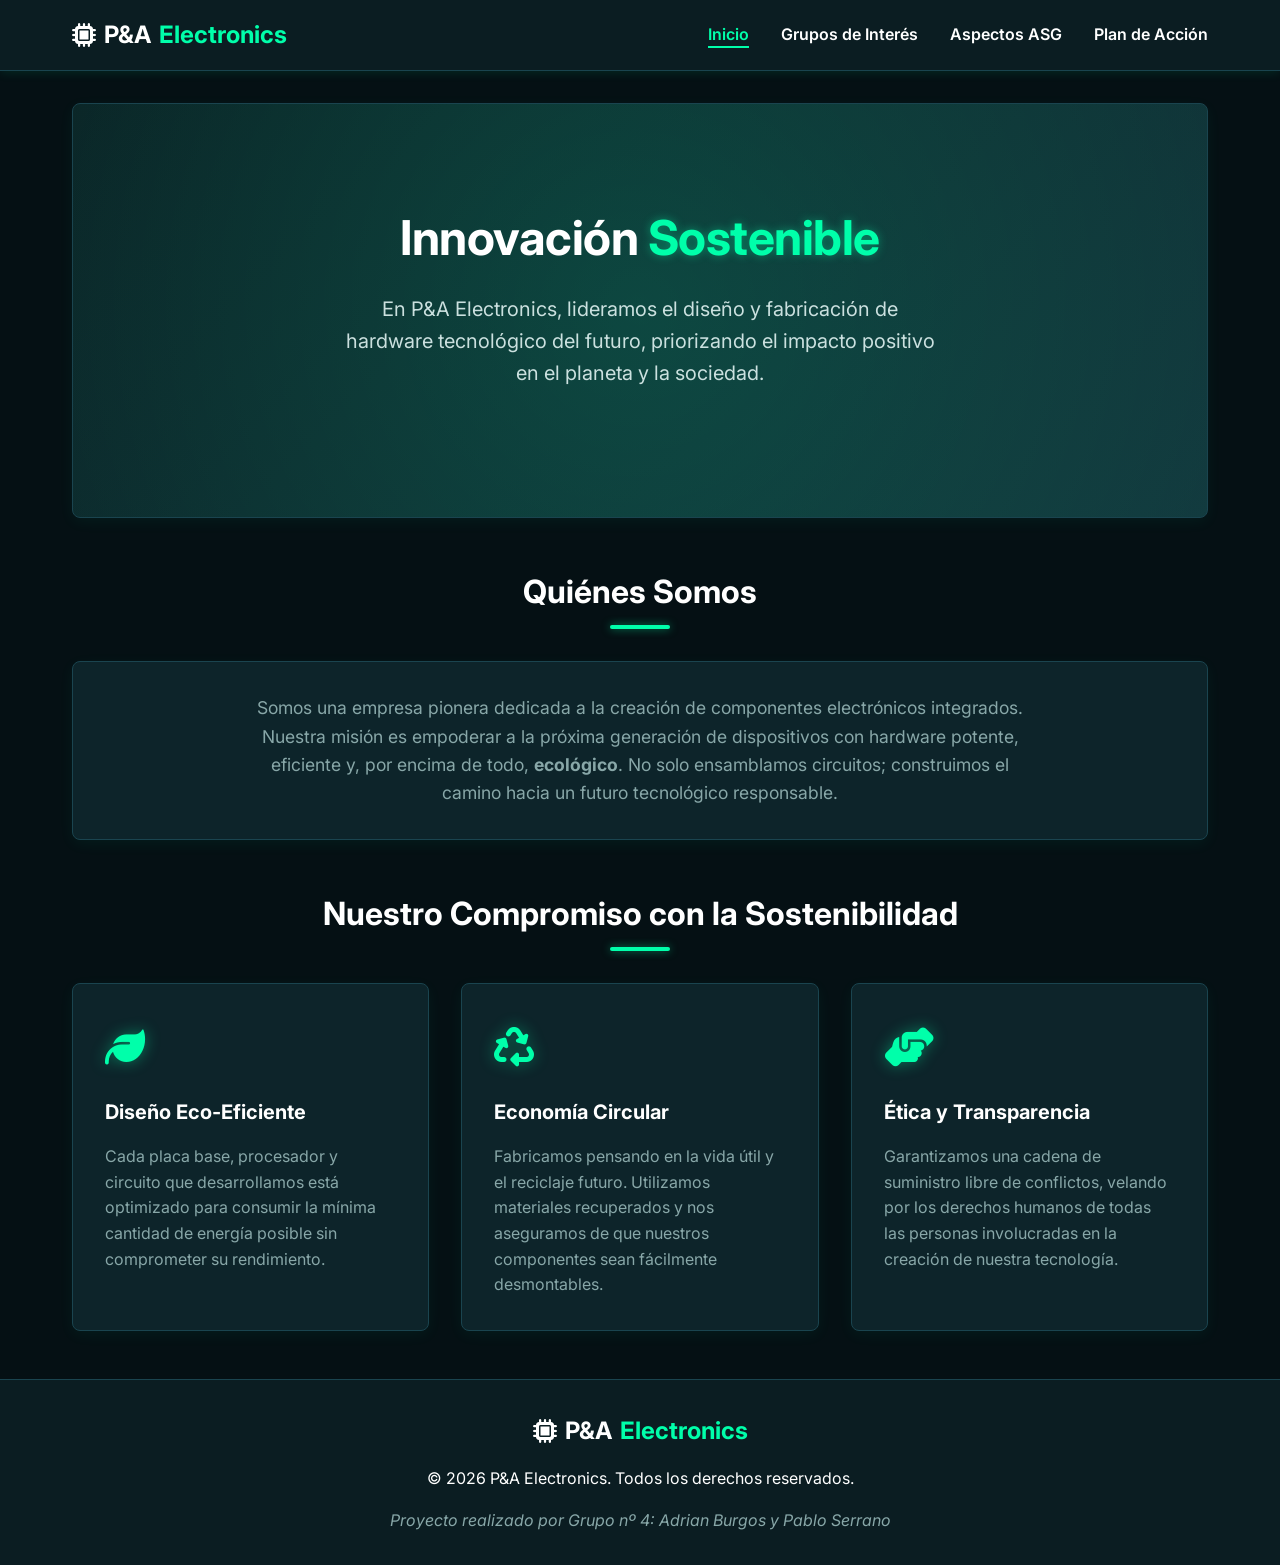
<file: index.html>
<!DOCTYPE html>
<html lang="es">
<head>
    <meta charset="UTF-8">
    <meta name="viewport" content="width=device-width, initial-scale=1.0">
    <meta name="author" content="Grupo nº 4">
    <meta name="description" content="Plan de Sostenibilidad de P&A Electronics">
    <title>ActFinalUd03_SASP</title>
    <link rel="stylesheet" href="css/style.css">
    <!-- Icon fonts for better visuals -->
    <link rel="stylesheet" href="https://cdnjs.cloudflare.com/ajax/libs/font-awesome/6.4.0/css/all.min.css">
</head>
<body>
    <header>
        <div class="nav-container">
            <a href="index.html" class="logo">
                <i class="fa-solid fa-microchip"></i> P&A<span>Electronics</span>
            </a>
            <nav>
                <ul>
                    <li><a href="index.html" class="active">Inicio</a></li>
                    <li><a href="grupos.html">Grupos de Interés</a></li>
                    <li><a href="asg.html">Aspectos ASG</a></li>
                    <li><a href="plan.html">Plan de Acción</a></li>
                </ul>
            </nav>
        </div>
    </header>

    <main>
        <div class="container">
            <section class="hero">
                <div class="hero-content">
                    <h1>Innovación <span>Sostenible</span></h1>
                    <p>En P&A Electronics, lideramos el diseño y fabricación de hardware tecnológico del futuro, priorizando el impacto positivo en el planeta y la sociedad.</p>
                </div>
            </section>

            <section class="about-us">
                <h2 class="section-title">Quiénes Somos</h2>
                <div class="card mb-3 text-center">
                    <p class="about-text mx-auto">
                        Somos una empresa pionera dedicada a la creación de componentes electrónicos integrados. Nuestra misión es empoderar a la próxima generación de dispositivos con hardware potente, eficiente y, por encima de todo, <strong>ecológico</strong>. 
                        No solo ensamblamos circuitos; construimos el camino hacia un futuro tecnológico responsable.
                    </p>
                </div>

                <h2 class="section-title">Nuestro Compromiso con la Sostenibilidad</h2>
                <div class="grid">
                    <div class="card">
                        <div class="card-icon">
                            <i class="fa-solid fa-leaf"></i>
                        </div>
                        <h3>Diseño Eco-Eficiente</h3>
                        <p>Cada placa base, procesador y circuito que desarrollamos está optimizado para consumir la mínima cantidad de energía posible sin comprometer su rendimiento.</p>
                    </div>
                    
                    <div class="card">
                        <div class="card-icon">
                            <i class="fa-solid fa-recycle"></i>
                        </div>
                        <h3>Economía Circular</h3>
                        <p>Fabricamos pensando en la vida útil y el reciclaje futuro. Utilizamos materiales recuperados y nos aseguramos de que nuestros componentes sean fácilmente desmontables.</p>
                    </div>

                    <div class="card">
                        <div class="card-icon">
                            <i class="fa-solid fa-handshake-angle"></i>
                        </div>
                        <h3>Ética y Transparencia</h3>
                        <p>Garantizamos una cadena de suministro libre de conflictos, velando por los derechos humanos de todas las personas involucradas en la creación de nuestra tecnología.</p>
                    </div>
                </div>
            </section>
        </div>
    </main>

    <footer>
        <div class="footer-content">
            <div class="logo justify-center">
                <i class="fa-solid fa-microchip"></i> P&A<span>Electronics</span>
            </div>
            <p>&copy; 2026 P&A Electronics. Todos los derechos reservados.</p>
            <p class="team-members">Proyecto realizado por Grupo nº 4: Adrian Burgos y Pablo Serrano</p>
        </div>
    </footer>
</body>
</html>
</file>
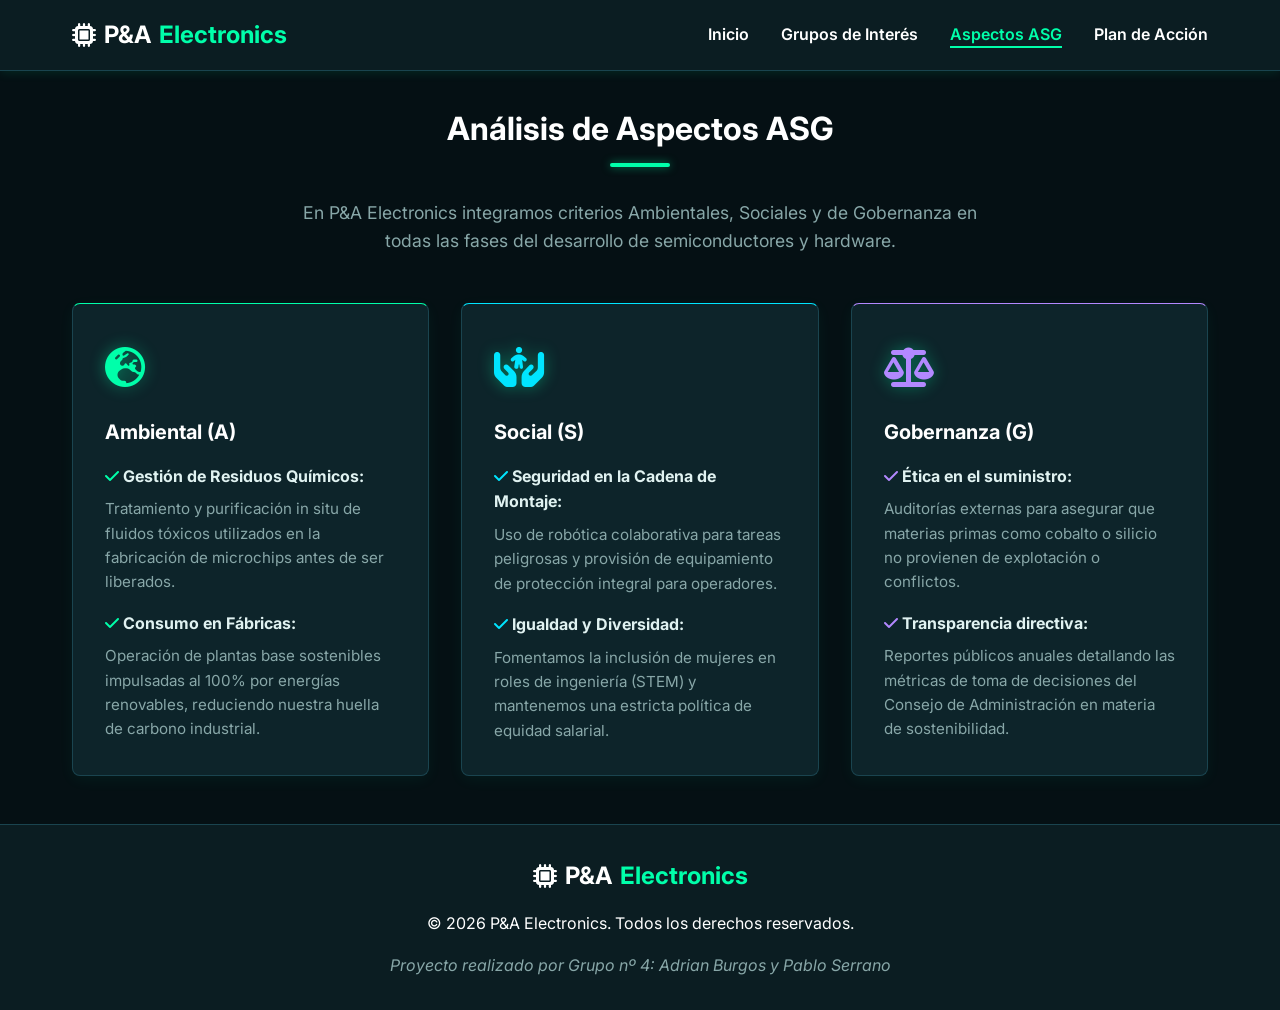
<file: asg.html>
<!DOCTYPE html>
<html lang="es">
<head>
    <meta charset="UTF-8">
    <meta name="viewport" content="width=device-width, initial-scale=1.0">
    <meta name="author" content="Grupo nº 4">
    <meta name="description" content="Plan de Sostenibilidad de P&A Electronics">
    <title>ActFinalUd03_SASP - Aspectos ASG</title>
    <link rel="stylesheet" href="css/style.css">
    <link rel="stylesheet" href="https://cdnjs.cloudflare.com/ajax/libs/font-awesome/6.4.0/css/all.min.css">
</head>
<body>
    <header>
        <div class="nav-container">
            <a href="index.html" class="logo">
                <i class="fa-solid fa-microchip"></i> P&A<span>Electronics</span>
            </a>
            <nav>
                <ul>
                    <li><a href="index.html">Inicio</a></li>
                    <li><a href="grupos.html">Grupos de Interés</a></li>
                    <li><a href="asg.html" class="active">Aspectos ASG</a></li>
                    <li><a href="plan.html">Plan de Acción</a></li>
                </ul>
            </nav>
        </div>
    </header>

    <main>
        <div class="container">
            <section class="page-header text-center mb-3">
                <h1 class="section-title">Análisis de Aspectos ASG</h1>
                <p class="page-header-text mx-auto">En P&A Electronics integramos criterios Ambientales, Sociales y de Gobernanza en todas las fases del desarrollo de semiconductores y hardware.</p>
            </section>

            <div class="grid">
                <!-- A: Ambiental -->
                <div class="card card-environmental">
                    <div class="card-icon icon-environmental">
                        <i class="fa-solid fa-earth-europe"></i>
                    </div>
                    <h3>Ambiental (A)</h3>
                    <ul class="card-list">
                        <li class="card-list-item">
                            <strong><i class="fa-solid fa-check check-environmental"></i> Gestión de Residuos Químicos:</strong>
                            <p class="card-list-desc">Tratamiento y purificación in situ de fluidos tóxicos utilizados en la fabricación de microchips antes de ser liberados.</p>
                        </li>
                        <li>
                            <strong><i class="fa-solid fa-check check-environmental"></i> Consumo en Fábricas:</strong>
                            <p class="card-list-desc">Operación de plantas base sostenibles impulsadas al 100% por energías renovables, reduciendo nuestra huella de carbono industrial.</p>
                        </li>
                    </ul>
                </div>

                <!-- S: Social -->
                <div class="card card-social">
                    <div class="card-icon icon-social">
                        <i class="fa-solid fa-hands-holding-child"></i>
                    </div>
                    <h3>Social (S)</h3>
                    <ul class="card-list">
                        <li class="card-list-item">
                            <strong><i class="fa-solid fa-check check-social"></i> Seguridad en la Cadena de Montaje:</strong>
                            <p class="card-list-desc">Uso de robótica colaborativa para tareas peligrosas y provisión de equipamiento de protección integral para operadores.</p>
                        </li>
                        <li>
                            <strong><i class="fa-solid fa-check check-social"></i> Igualdad y Diversidad:</strong>
                            <p class="card-list-desc">Fomentamos la inclusión de mujeres en roles de ingeniería (STEM) y mantenemos una estricta política de equidad salarial.</p>
                        </li>
                    </ul>
                </div>

                <!-- G: Gobernanza -->
                <div class="card card-governance">
                    <div class="card-icon icon-governance">
                        <i class="fa-solid fa-scale-balanced"></i>
                    </div>
                    <h3>Gobernanza (G)</h3>
                    <ul class="card-list">
                        <li class="card-list-item">
                            <strong><i class="fa-solid fa-check check-governance"></i> Ética en el suministro:</strong>
                            <p class="card-list-desc">Auditorías externas para asegurar que materias primas como cobalto o silicio no provienen de explotación o conflictos.</p>
                        </li>
                        <li>
                            <strong><i class="fa-solid fa-check check-governance"></i> Transparencia directiva:</strong>
                            <p class="card-list-desc">Reportes públicos anuales detallando las métricas de toma de decisiones del Consejo de Administración en materia de sostenibilidad.</p>
                        </li>
                    </ul>
                </div>
            </div>
        </div>
    </main>

    <footer>
        <div class="footer-content">
            <div class="logo justify-center">
                <i class="fa-solid fa-microchip"></i> P&A<span>Electronics</span>
            </div>
            <p>&copy; 2026 P&A Electronics. Todos los derechos reservados.</p>
            <p class="team-members">Proyecto realizado por Grupo nº 4: Adrian Burgos y Pablo Serrano</p>
        </div>
    </footer>
</body>
</html>
</file>
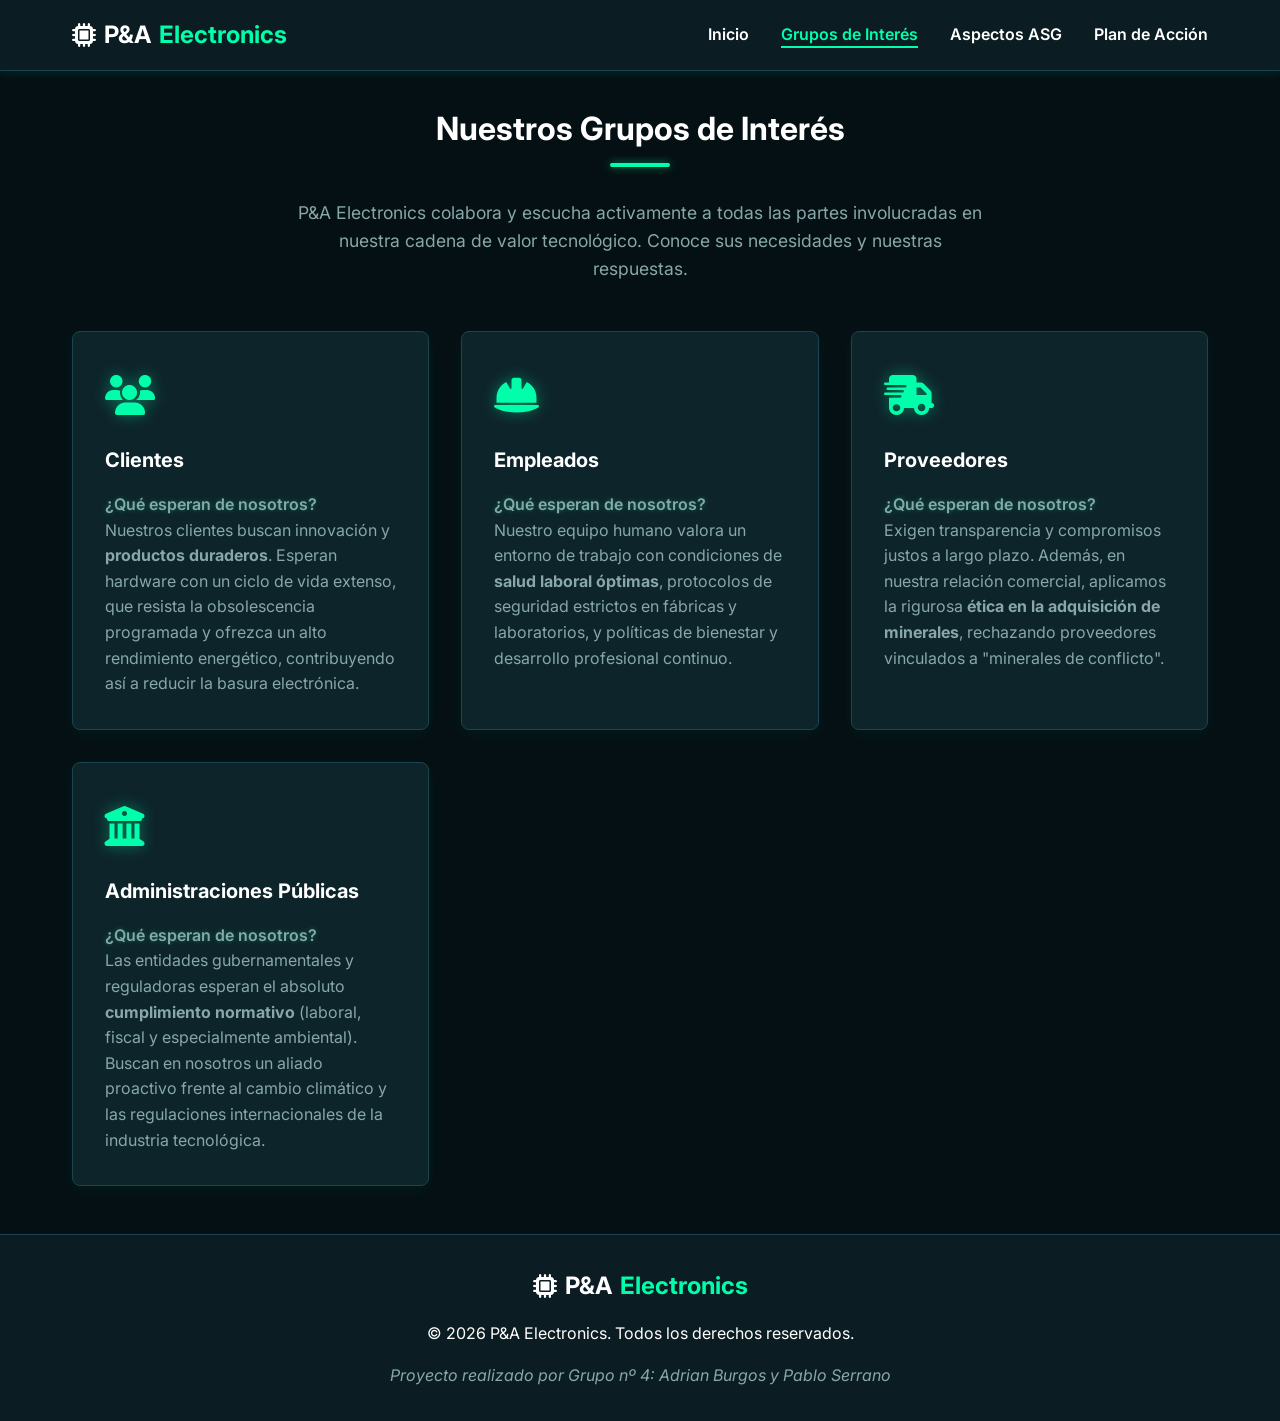
<file: grupos.html>
<!DOCTYPE html>
<html lang="es">
<head>
    <meta charset="UTF-8">
    <meta name="viewport" content="width=device-width, initial-scale=1.0">
    <meta name="author" content="Grupo nº 4">
    <meta name="description" content="Plan de Sostenibilidad de P&A Electronics">
    <title>ActFinalUd03_SASP - Grupos de Interés</title>
    <link rel="stylesheet" href="css/style.css">
    <link rel="stylesheet" href="https://cdnjs.cloudflare.com/ajax/libs/font-awesome/6.4.0/css/all.min.css">
</head>
<body>
    <header>
        <div class="nav-container">
            <a href="index.html" class="logo">
                <i class="fa-solid fa-microchip"></i> P&A<span>Electronics</span>
            </a>
            <nav>
                <ul>
                    <li><a href="index.html">Inicio</a></li>
                    <li><a href="grupos.html" class="active">Grupos de Interés</a></li>
                    <li><a href="asg.html">Aspectos ASG</a></li>
                    <li><a href="plan.html">Plan de Acción</a></li>
                </ul>
            </nav>
        </div>
    </header>

    <main>
        <div class="container">
            <section class="page-header text-center mb-3">
                <h1 class="section-title">Nuestros Grupos de Interés</h1>
                <p class="page-header-text mx-auto">P&A Electronics colabora y escucha activamente a todas las partes involucradas en nuestra cadena de valor tecnológico. Conoce sus necesidades y nuestras respuestas.</p>
            </section>

            <div class="grid grid-wide">
                <div class="card">
                    <div class="card-icon">
                        <i class="fa-solid fa-users"></i>
                    </div>
                    <h3>Clientes</h3>
                    <p class="highlight">¿Qué esperan de nosotros?</p>
                    <p>Nuestros clientes buscan innovación y <strong>productos duraderos</strong>. Esperan hardware con un ciclo de vida extenso, que resista la obsolescencia programada y ofrezca un alto rendimiento energético, contribuyendo así a reducir la basura electrónica.</p>
                </div>

                <div class="card">
                    <div class="card-icon">
                        <i class="fa-solid fa-helmet-safety"></i>
                    </div>
                    <h3>Empleados</h3>
                    <p class="highlight">¿Qué esperan de nosotros?</p>
                    <p>Nuestro equipo humano valora un entorno de trabajo con condiciones de <strong>salud laboral óptimas</strong>, protocolos de seguridad estrictos en fábricas y laboratorios, y políticas de bienestar y desarrollo profesional continuo.</p>
                </div>

                <div class="card">
                    <div class="card-icon">
                        <i class="fa-solid fa-truck-fast"></i>
                    </div>
                    <h3>Proveedores</h3>
                    <p class="highlight">¿Qué esperan de nosotros?</p>
                    <p>Exigen transparencia y compromisos justos a largo plazo. Además, en nuestra relación comercial, aplicamos la rigurosa <strong>ética en la adquisición de minerales</strong>, rechazando proveedores vinculados a "minerales de conflicto".</p>
                </div>

                <div class="card">
                    <div class="card-icon">
                        <i class="fa-solid fa-building-columns"></i>
                    </div>
                    <h3>Administraciones Públicas</h3>
                    <p class="highlight">¿Qué esperan de nosotros?</p>
                    <p>Las entidades gubernamentales y reguladoras esperan el absoluto <strong>cumplimiento normativo</strong> (laboral, fiscal y especialmente ambiental). Buscan en nosotros un aliado proactivo frente al cambio climático y las regulaciones internacionales de la industria tecnológica.</p>
                </div>
            </div>
        </div>
    </main>

    <footer>
        <div class="footer-content">
            <div class="logo justify-center">
                <i class="fa-solid fa-microchip"></i> P&A<span>Electronics</span>
            </div>
            <p>&copy; 2026 P&A Electronics. Todos los derechos reservados.</p>
            <p class="team-members">Proyecto realizado por Grupo nº 4: Adrian Burgos y Pablo Serrano</p>
        </div>
    </footer>
</body>
</html>
</file>
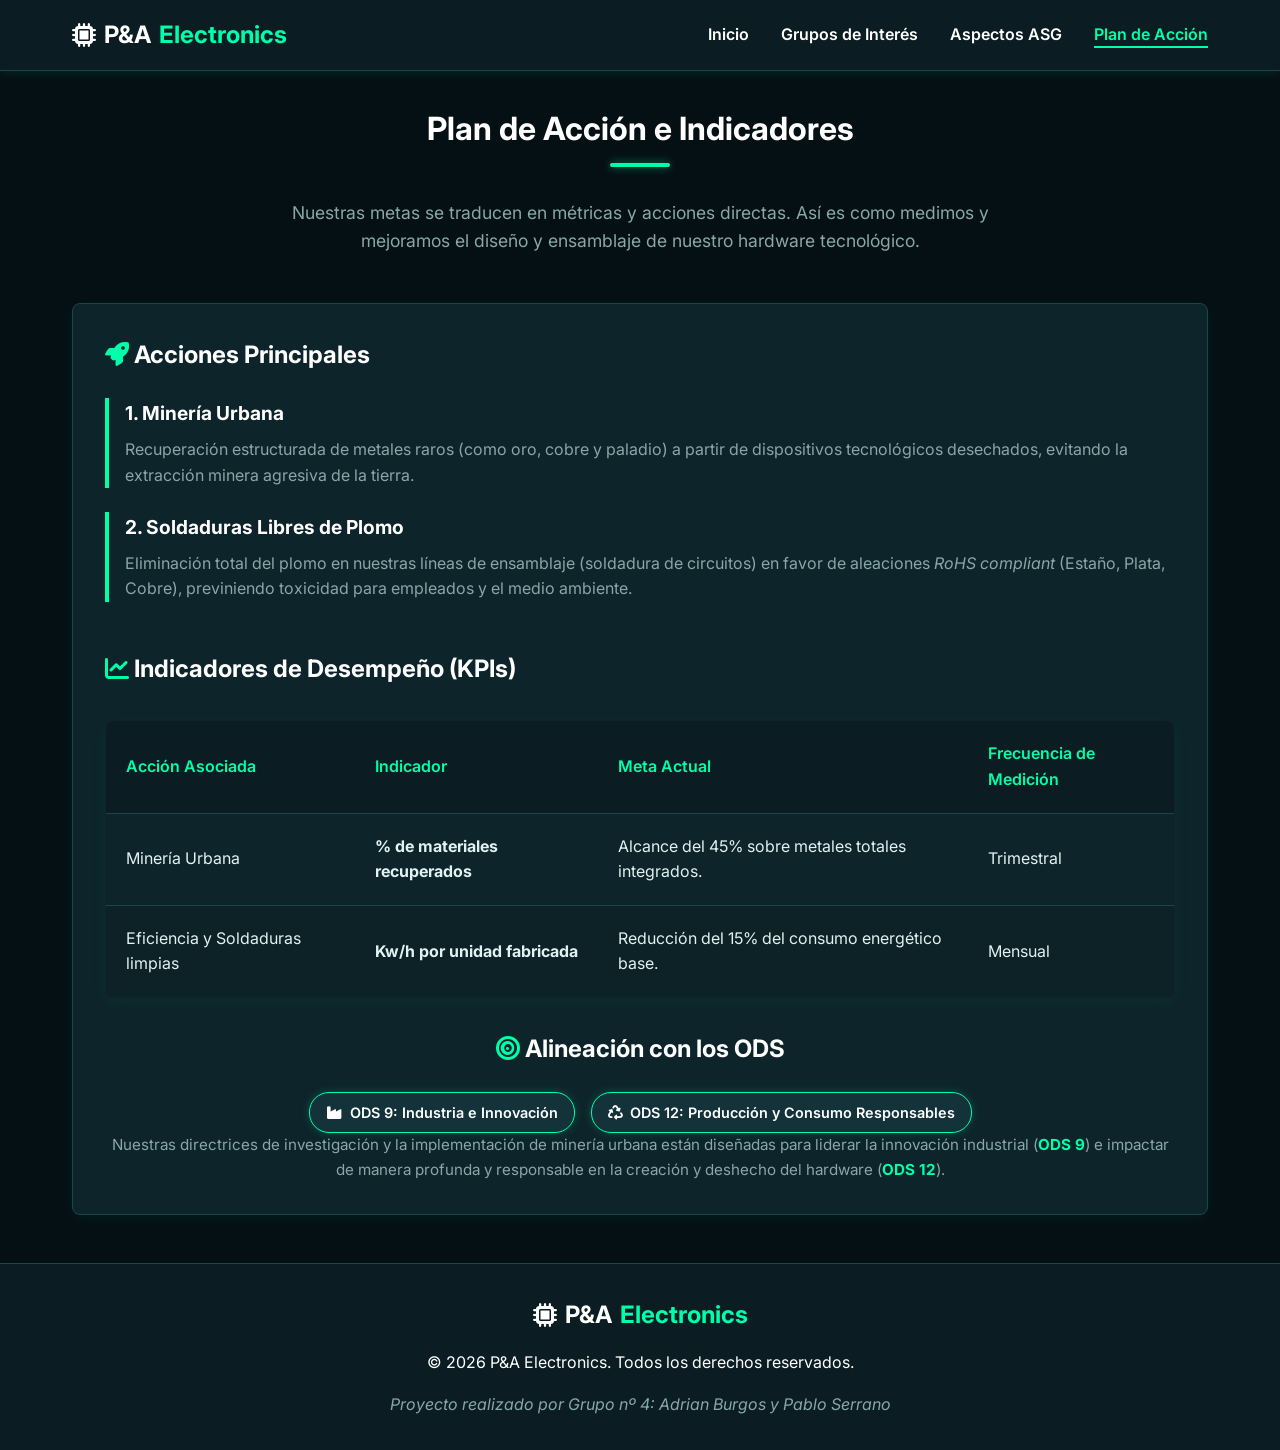
<file: plan.html>
<!DOCTYPE html>
<html lang="es">
<head>
    <meta charset="UTF-8">
    <meta name="viewport" content="width=device-width, initial-scale=1.0">
    <meta name="author" content="Grupo nº 4">
    <meta name="description" content="Plan de Sostenibilidad de P&A Electronics">
    <title>ActFinalUd03_SASP - Plan de Acción e Indicadores</title>
    <link rel="stylesheet" href="css/style.css">
    <link rel="stylesheet" href="https://cdnjs.cloudflare.com/ajax/libs/font-awesome/6.4.0/css/all.min.css">
</head>
<body>
    <header>
        <div class="nav-container">
            <a href="index.html" class="logo">
                <i class="fa-solid fa-microchip"></i> P&A<span>Electronics</span>
            </a>
            <nav>
                <ul>
                    <li><a href="index.html">Inicio</a></li>
                    <li><a href="grupos.html">Grupos de Interés</a></li>
                    <li><a href="asg.html">Aspectos ASG</a></li>
                    <li><a href="plan.html" class="active">Plan de Acción</a></li>
                </ul>
            </nav>
        </div>
    </header>

    <main>
        <div class="container">
            <section class="page-header text-center mb-3">
                <h1 class="section-title">Plan de Acción e Indicadores</h1>
                <p class="page-header-text mx-auto">Nuestras metas se traducen en métricas y acciones directas. Así es como medimos y mejoramos el diseño y ensamblaje de nuestro hardware tecnológico.</p>
            </section>

            <div class="plan-wrapper mb-3">
                <!-- Acciones Clave -->
                <h2 class="plan-title mb-1-5"><i class="fa-solid fa-rocket plan-icon"></i> Acciones Principales</h2>
                <div class="flex-column gap-1-5 mb-3">
                    <div class="plan-step">
                        <h3 class="plan-step-title">1. Minería Urbana</h3>
                        <p class="plan-step-desc">Recuperación estructurada de metales raros (como oro, cobre y paladio) a partir de dispositivos tecnológicos desechados, evitando la extracción minera agresiva de la tierra.</p>
                    </div>
                    <div class="plan-step">
                        <h3 class="plan-step-title">2. Soldaduras Libres de Plomo</h3>
                        <p class="plan-step-desc">Eliminación total del plomo en nuestras líneas de ensamblaje (soldadura de circuitos) en favor de aleaciones <em>RoHS compliant</em> (Estaño, Plata, Cobre), previniendo toxicidad para empleados y el medio ambiente.</p>
                    </div>
                </div>

                <!-- Indicadores -->
                <h2 class="plan-title mb-1-5"><i class="fa-solid fa-chart-line plan-icon"></i> Indicadores de Desempeño (KPIs)</h2>
                <div class="table-wrapper">
                    <table>
                        <thead>
                            <tr>
                                <th>Acción Asociada</th>
                                <th>Indicador</th>
                                <th>Meta Actual</th>
                                <th>Frecuencia de Medición</th>
                            </tr>
                        </thead>
                        <tbody>
                            <tr>
                                <td>Minería Urbana</td>
                                <td><strong>% de materiales recuperados</strong></td>
                                <td>Alcance del 45% sobre metales totales integrados.</td>
                                <td>Trimestral</td>
                            </tr>
                            <tr>
                                <td>Eficiencia y Soldaduras limpias</td>
                                <td><strong>Kw/h por unidad fabricada</strong></td>
                                <td>Reducción del 15% del consumo energético base.</td>
                                <td>Mensual</td>
                            </tr>
                        </tbody>
                    </table>
                </div>

                <!-- ODS -->
                <h2 class="plan-title mb-1-5 text-center"><i class="fa-solid fa-bullseye plan-icon"></i> Alineación con los ODS</h2>
                <div class="ods-container">
                    <div class="ods-badge">
                        <i class="fa-solid fa-industry"></i> ODS 9: Industria e Innovación
                    </div>
                    <div class="ods-badge">
                        <i class="fa-solid fa-recycle"></i> ODS 12: Producción y Consumo Responsables
                    </div>
                </div>
                <p class="text-center plan-footer-text mt-1">
                    Nuestras directrices de investigación y la implementación de minería urbana están diseñadas para liderar la innovación industrial (<strong class="text-primary">ODS 9</strong>) e impactar de manera profunda y responsable en la creación y deshecho del hardware (<strong class="text-primary">ODS 12</strong>).
                </p>
            </div>
        </div>
    </main>

    <footer>
        <div class="footer-content">
            <div class="logo justify-center">
                <i class="fa-solid fa-microchip"></i> P&A<span>Electronics</span>
            </div>
            <p>&copy; 2026 P&A Electronics. Todos los derechos reservados.</p>
            <p class="team-members">Proyecto realizado por Grupo nº 4: Adrian Burgos y Pablo Serrano</p>
        </div>
    </footer>
</body>
</html>
</file>
<file: css/style.css>
@import url('https://fonts.googleapis.com/css2?family=Inter:wght@300;400;600;700&display=swap');

:root {
  /* Solarpunk / Neon-Tech Green Dark Palette */
  --primary-color: #0b1d22; /* Deep dark teal for headers/cards */
  --secondary-color: #13323a; /* Lighter teal */
  --accent-color: #00ffaa; /* Neon spring green / cyan glow */
  --accent-hover: #00e096; 
  --text-dark: #e0f2f1; /* Off-white teal-tinted text */
  --text-muted: #88a7a8; /* Muted text for paragraphs */
  --text-light: #ffffff; 
  --bg-color: #051014; /* Deep, almost black night color */
  --card-bg: #0d242a; /* Dark glass cards */
  --border-color: #1a444f;
  
  --transition-speed: 0.3s;
  --border-radius: 8px;
  --box-shadow: 0 4px 15px rgba(0, 255, 170, 0.05); /* Subtle neon glow */
  --box-shadow-hover: 0 10px 25px rgba(0, 255, 170, 0.2);
}

* {
  margin: 0;
  padding: 0;
  box-sizing: border-box;
}

body {
  font-family: 'Inter', sans-serif;
  background-color: var(--bg-color);
  color: var(--text-dark);
  line-height: 1.6;
  display: flex;
  flex-direction: column;
  min-height: 100vh;
}

/* Header & Navigation */
header {
  background-color: var(--primary-color);
  color: var(--text-light);
  padding: 1rem 0;
  position: sticky;
  top: 0;
  z-index: 1000;
  box-shadow: 0 2px 10px rgba(0, 255, 170, 0.1);
  border-bottom: 1px solid var(--border-color);
}

.nav-container {
  max-width: 1200px;
  margin: 0 auto;
  display: flex;
  justify-content: space-between;
  align-items: center;
  padding: 0 2rem;
}

.logo {
  font-size: 1.5rem;
  font-weight: 700;
  display: flex;
  align-items: center;
  gap: 0.5rem;
  text-decoration: none;
  color: var(--text-light);
}

.logo span {
  color: var(--accent-color);
}

nav ul {
  list-style: none;
  display: flex;
  gap: 2rem;
}

nav a {
  color: var(--text-light);
  text-decoration: none;
  font-weight: 600;
  font-size: 1rem;
  transition: color var(--transition-speed) ease;
  padding-bottom: 0.25rem;
  position: relative;
}

nav a::after {
  content: '';
  position: absolute;
  width: 0;
  height: 2px;
  bottom: 0;
  left: 0;
  background-color: var(--accent-color);
  transition: width var(--transition-speed) ease;
}

nav a:hover {
  color: var(--accent-color);
}

nav a:hover::after,
nav a.active::after {
  width: 100%;
}

nav a.active {
  color: var(--accent-color);
}

/* Main Content area */
main {
  flex: 1;
}

.container {
  max-width: 1200px;
  margin: 2rem auto;
  padding: 0 2rem;
}

/* Hero Section */
.hero {
  background: linear-gradient(135deg, var(--primary-color), var(--secondary-color));
  color: var(--text-light);
  text-align: center;
  padding: 6rem 2rem;
  border-radius: var(--border-radius);
  margin-bottom: 3rem;
  box-shadow: var(--box-shadow);
  position: relative;
  overflow: hidden;
  border: 1px solid var(--border-color);
}

.hero::before {
  content: '';
  position: absolute;
  top: -50%;
  left: -50%;
  width: 200%;
  height: 200%;
  background: radial-gradient(circle, rgba(0,255,170,0.15) 0%, rgba(0,0,0,0) 70%);
  z-index: 1;
}

.hero-content {
  position: relative;
  z-index: 2;
}

.hero h1 {
  font-size: 3rem;
  margin-bottom: 1rem;
  letter-spacing: -0.5px;
}

.hero h1 span {
  color: var(--accent-color);
  text-shadow: 0 0 10px rgba(0, 255, 170, 0.4);
}

.hero p {
  font-size: 1.25rem;
  max-width: 600px;
  margin: 0 auto 2rem auto;
  opacity: 0.9;
  color: var(--text-dark);
}

/* Sections and Cards */
.section-title {
  text-align: center;
  font-size: 2rem;
  margin-bottom: 2rem;
  color: var(--text-light);
  position: relative;
}

.section-title::after {
  content: '';
  display: block;
  width: 60px;
  height: 4px;
  background-color: var(--accent-color);
  margin: 0.5rem auto 0;
  border-radius: 2px;
  box-shadow: 0 0 8px rgba(0, 255, 170, 0.5);
}

.grid {
  display: grid;
  grid-template-columns: repeat(auto-fit, minmax(280px, 1fr));
  gap: 2rem;
  margin-bottom: 3rem;
}

.card {
  background-color: var(--card-bg);
  border-radius: var(--border-radius);
  padding: 2rem;
  box-shadow: var(--box-shadow);
  transition: transform var(--transition-speed) ease, box-shadow var(--transition-speed) ease;
  border-top: 4px solid transparent;
  border: 1px solid var(--border-color);
}

.card:hover {
  transform: translateY(-5px);
  box-shadow: var(--box-shadow-hover);
  border-color: var(--accent-color);
}

.card-icon {
  font-size: 2.5rem;
  color: var(--accent-color);
  margin-bottom: 1rem;
  text-shadow: 0 0 15px rgba(0, 255, 170, 0.4);
}

.card h3 {
  font-size: 1.25rem;
  margin-bottom: 1rem;
  color: var(--text-light);
}

.card p {
  color: var(--text-muted);
}

/* Specific Styles */
.highlight {
  color: var(--accent-color);
  font-weight: 600;
  text-shadow: 0 0 5px rgba(0, 255, 170, 0.3);
}

/* Helper and Refactored Classes */
.text-center { text-align: center; }
.mb-3 { margin-bottom: 3rem; }
.mb-1-5 { margin-bottom: 1.5rem; }
.mx-auto { margin-left: auto; margin-right: auto; }
.flex-column { display: flex; flex-direction: column; }
.gap-1-5 { gap: 1.5rem; }
.justify-center { justify-content: center; }
.text-primary { color: var(--accent-color); }

.about-text {
  font-size: 1.1rem;
  max-width: 800px;
  color: var(--text-muted);
}

.page-header-text {
  font-size: 1.1rem;
  color: var(--text-muted);
  max-width: 700px;
}

.grid-wide {
  grid-template-columns: repeat(auto-fit, minmax(300px, 1fr));
}

.card-environmental { border-color: var(--border-color); border-top-color: #00ffaa; }
.icon-environmental { color: #00ffaa; }
.check-environmental { color: #00ffaa; }

.card-social { border-color: var(--border-color); border-top-color: #00e5ff; }
.icon-social { color: #00e5ff; }
.check-social { color: #00e5ff; }

.card-governance { border-color: var(--border-color); border-top-color: #b388ff; }
.icon-governance { color: #b388ff; }
.check-governance { color: #b388ff; }

.card-list { list-style: none; padding: 0; }
.card-list-item { margin-bottom: 1rem; }
.card-list-desc { font-size: 0.95rem; margin-top: 0.5rem; color: var(--text-muted); }

.plan-wrapper {
  background-color: var(--card-bg);
  padding: 2rem;
  border-radius: var(--border-radius);
  box-shadow: var(--box-shadow);
  border: 1px solid var(--border-color);
}
.plan-icon { color: var(--accent-color); }
.plan-title { color: var(--text-light); }
.plan-step {
  border-left: 4px solid var(--accent-color);
  padding-left: 1rem;
}
.plan-step-title { font-size: 1.2rem; color: var(--text-light); }
.plan-step-desc { color: var(--text-muted); margin-top: 0.5rem; }
.plan-footer-text { color: var(--text-muted); font-size: 0.95rem; }

.ods-container {
  display: flex;
  gap: 1rem;
  justify-content: center;
  margin-top: 1.5rem;
}

.ods-badge {
  background-color: var(--secondary-color);
  color: var(--text-light);
  padding: 0.5rem 1rem;
  border-radius: 20px;
  font-size: 0.9rem;
  font-weight: 600;
  display: inline-flex;
  align-items: center;
  gap: 0.5rem;
  border: 1px solid var(--accent-color);
  box-shadow: 0 0 10px rgba(0, 255, 170, 0.2);
}

/* Tables for Indicators */
table {
  width: 100%;
  border-collapse: collapse;
  margin: 2rem 0;
  background-color: var(--card-bg);
  box-shadow: var(--box-shadow);
  border-radius: var(--border-radius);
  overflow: hidden;
  border: 1px solid var(--border-color);
}

th, td {
  padding: 1.25rem;
  text-align: left;
  border-bottom: 1px solid var(--border-color);
}

th {
  background-color: var(--primary-color);
  color: var(--accent-color);
  font-weight: 600;
}

tr:nth-child(even) {
  background-color: #0c2227;
}

tr:hover {
  background-color: #12333b;
}

/* Footer */
footer {
  background-color: var(--primary-color);
  color: var(--text-light);
  text-align: center;
  padding: 2rem 1rem;
  margin-top: auto;
  border-top: 1px solid var(--border-color);
}

.footer-content {
  display: flex;
  flex-direction: column;
  align-items: center;
  gap: 1rem;
}

.team-members {
  font-style: italic;
  color: var(--text-muted);
}

/* Responsive */
@media (max-width: 768px) {
  .nav-container {
    flex-direction: column;
    gap: 1rem;
    padding: 0 1rem;
  }
  
  nav ul {
    flex-wrap: wrap;
    justify-content: center;
    gap: 1rem;
    padding-bottom: 0.5rem;
  }
  
  .hero {
    padding: 3rem 1.5rem;
  }

  .hero h1 {
    font-size: 2.2rem;
  }
  
  .section-title {
    font-size: 1.75rem;
  }
  
  .card {
    padding: 1.5rem;
  }
  
  .table-wrapper {
    overflow-x: auto;
    display: block;
    width: 100%;
  }

  th, td {
    padding: 0.8rem;
    font-size: 0.9rem;
  }
}

@media (max-width: 480px) {
  .hero h1 {
    font-size: 1.8rem;
  }
  
  .grid {
    grid-template-columns: 1fr;
  }
}
</file>
